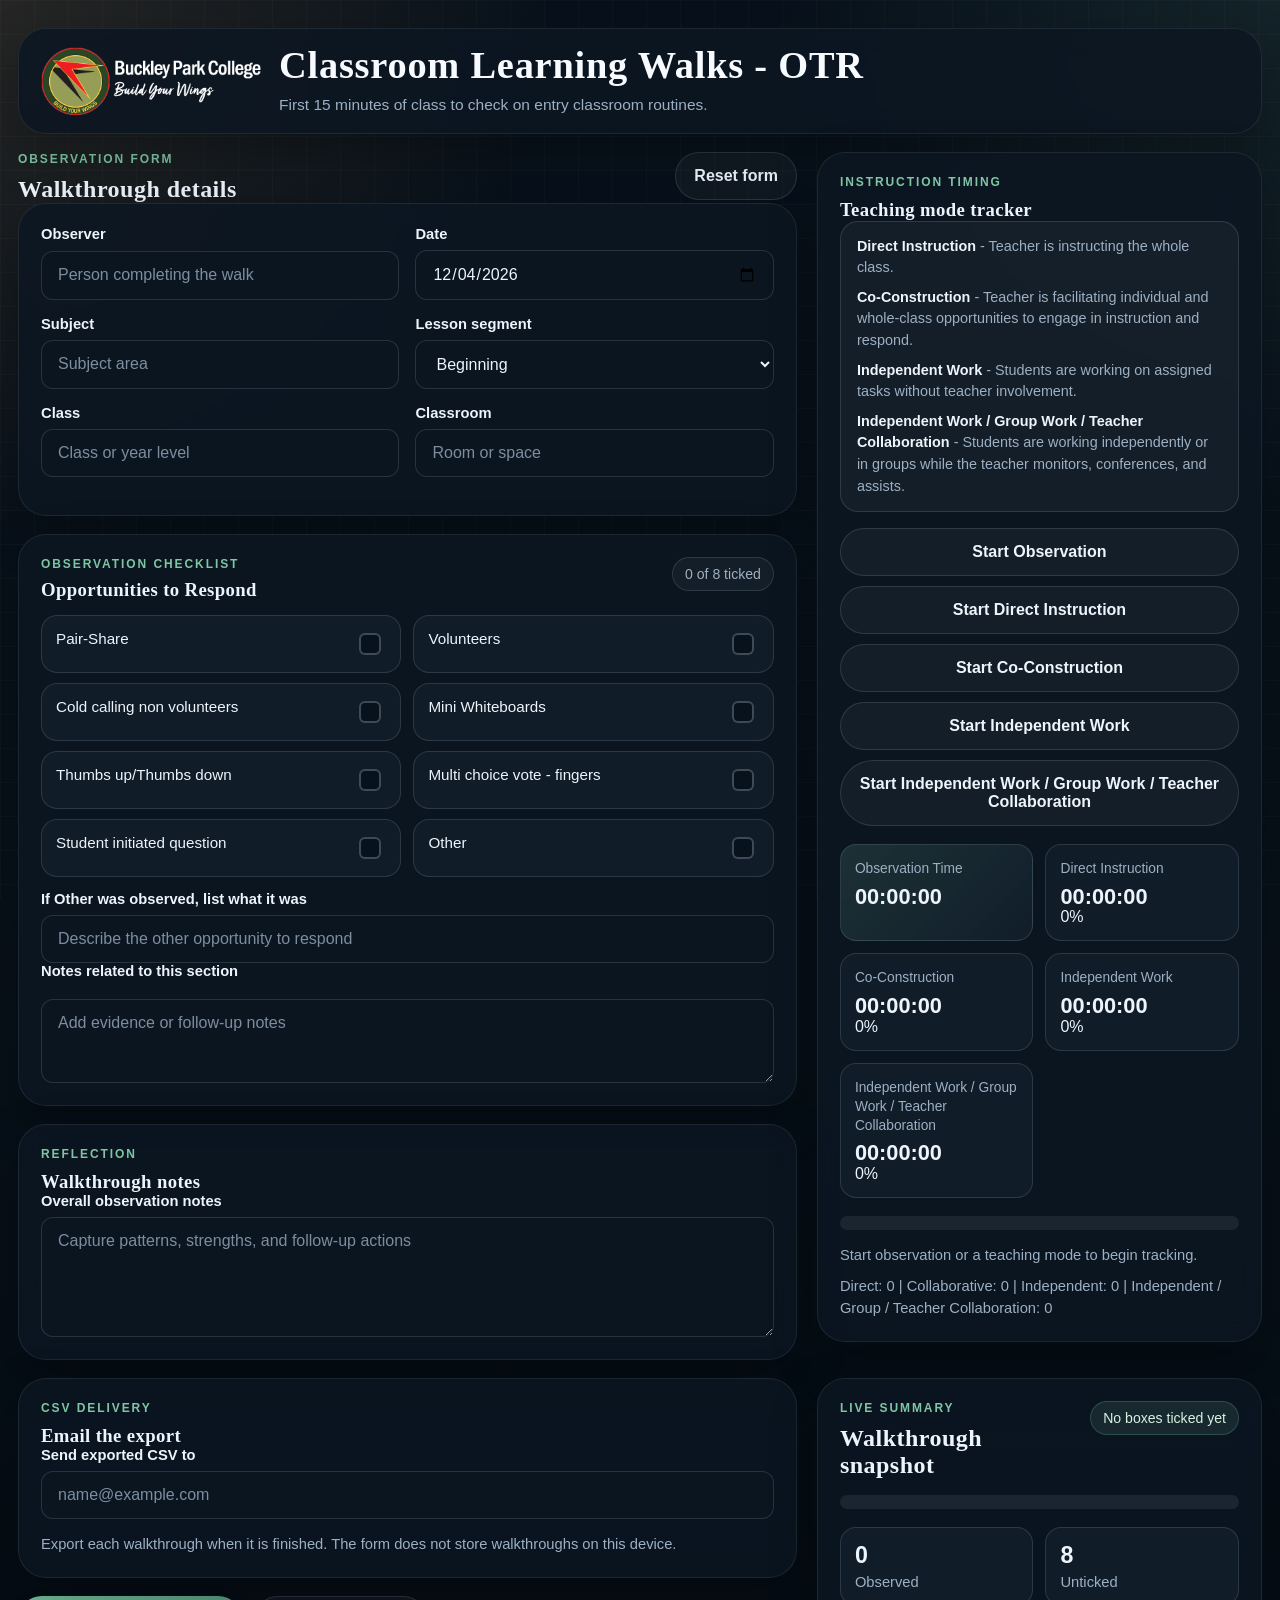
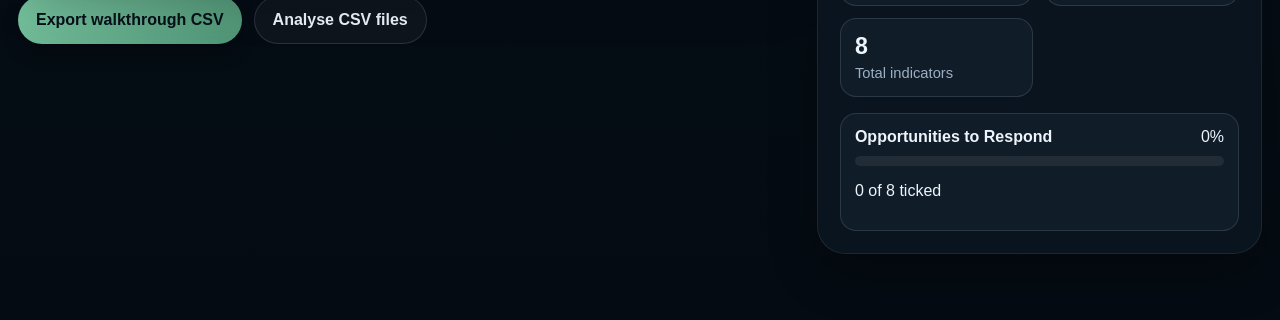
<file: index.html>
<!DOCTYPE html>
<html lang="en">
<head>
  <meta charset="UTF-8">
  <meta name="viewport" content="width=device-width, initial-scale=1.0">
  <title>Classroom Learning Walks - OTR</title>
  <link rel="stylesheet" href="styles.css">
</head>
<body>
  <div class="page-shell">
    <header class="hero">
      <div class="hero__brand">
        <img class="hero__logo" src="BPC-logo-WordMarkWHITEcond.png" alt="BPC logo">
        <div class="hero__content">
          <h1>Classroom Learning Walks - OTR</h1>
          <p class="hero__focus">
            First 15 minutes of class to check on entry classroom routines.
          </p>
        </div>
      </div>
    </header>

    <main class="layout">
      <section class="form-panel">
        <div class="panel-heading">
          <div>
            <p class="section-kicker">Observation form</p>
            <h2>Walkthrough details</h2>
          </div>
          <button id="reset-form" class="button button--ghost" type="button">Reset form</button>
        </div>

        <form id="walk-form" class="walk-form">
          <section class="card">
            <div class="field-grid field-grid--meta">
              <label class="field">
                <span>Observer</span>
                <input id="observer" name="observer" type="text" placeholder="Person completing the walk">
              </label>
              <label class="field">
                <span>Date</span>
                <input id="date" name="date" type="date">
              </label>
              <label class="field">
                <span>Subject</span>
                <input id="subject" name="subject" type="text" placeholder="Subject area">
              </label>
              <label class="field">
                <span>Lesson segment</span>
                <select id="lesson-segment" name="lessonSegment">
                  <option value="Beginning">Beginning</option>
                  <option value="Middle">Middle</option>
                  <option value="End">End</option>
                </select>
              </label>
              <label class="field">
                <span>Class</span>
                <input id="class-name" name="className" type="text" placeholder="Class or year level">
              </label>
              <label class="field">
                <span>Classroom</span>
                <input id="classroom" name="classroom" type="text" placeholder="Room or space">
              </label>
            </div>
          </section>

          <section class="card" id="practice-sections"></section>

          <section class="card card--notes">
            <div class="section-title">
              <div>
                <p class="section-kicker">Reflection</p>
                <h3>Walkthrough notes</h3>
              </div>
            </div>
            <label class="field field--stacked">
              <span>Overall observation notes</span>
              <textarea
                id="overall-notes"
                name="overallNotes"
                rows="5"
                placeholder="Capture patterns, strengths, and follow-up actions"
              ></textarea>
            </label>
          </section>

          <section class="card card--notes">
            <div class="section-title">
              <div>
                <p class="section-kicker">CSV delivery</p>
                <h3>Email the export</h3>
              </div>
            </div>
            <label class="field field--stacked">
              <span>Send exported CSV to</span>
              <input
                id="export-email"
                name="exportEmail"
                type="email"
                placeholder="name@example.com"
                autocomplete="email"
              >
            </label>
            <p id="export-status" class="export-status" aria-live="polite">
              Export each walkthrough when it is finished. The form does not store walkthroughs on this device.
            </p>
          </section>

          <div class="actions">
            <button class="button" id="export-history" type="submit">Export walkthrough CSV</button>
            <a class="button button--ghost" href="analysis.html">Analyse CSV files</a>
          </div>
        </form>
      </section>

      <aside class="summary-panel">
        <section class="card card--timing">
          <div class="section-title">
            <div>
              <p class="section-kicker">Instruction Timing</p>
              <h3>Teaching mode tracker</h3>
            </div>
          </div>

          <div class="mode-definitions" aria-label="Teaching mode definitions">
            <p><strong>Direct Instruction</strong> - Teacher is instructing the whole class.</p>
            <p><strong>Co-Construction</strong> - Teacher is facilitating individual and whole-class opportunities to engage in instruction and respond.</p>
            <p><strong>Independent Work</strong> - Students are working on assigned tasks without teacher involvement.</p>
            <p><strong>Independent Work / Group Work / Teacher Collaboration</strong> - Students are working independently or in groups while the teacher monitors, conferences, and assists.</p>
          </div>

          <div class="timing-actions">
            <button id="observationToggle" class="button button--ghost button--timing button--observation" type="button">Start Observation</button>
            <button id="directInstructionToggle" class="button button--ghost button--timing button--direct" type="button">Start Direct Instruction</button>
            <button id="collaborativeInstructionToggle" class="button button--ghost button--timing button--collaborative" type="button">Start Co-Construction</button>
            <button id="independentWorkToggle" class="button button--ghost button--timing button--independent" type="button">Start Independent Work</button>
            <button id="collaborationToggle" class="button button--ghost button--timing button--collaboration" type="button">Start Independent Work / Group Work / Teacher Collaboration</button>
          </div>

          <div class="timing-metrics">
            <article class="timing-card timing-card--highlight">
              <p>Observation Time</p>
              <strong id="observationTime">00:00:00</strong>
            </article>
            <article class="timing-card">
              <p>Direct Instruction</p>
              <strong id="directInstructionTime">00:00:00</strong>
              <span id="directInstructionShare" class="metric-detail">0%</span>
            </article>
            <article class="timing-card">
              <p>Co-Construction</p>
              <strong id="collaborativeInstructionTime">00:00:00</strong>
              <span id="collaborativeInstructionShare" class="metric-detail">0%</span>
            </article>
            <article class="timing-card">
              <p>Independent Work</p>
              <strong id="independentWorkTime">00:00:00</strong>
              <span id="independentWorkShare" class="metric-detail">0%</span>
            </article>
            <article class="timing-card">
              <p>Independent Work / Group Work / Teacher Collaboration</p>
              <strong id="collaborationTime">00:00:00</strong>
              <span id="collaborationShare" class="metric-detail">0%</span>
            </article>
          </div>

          <div class="timing-progress-track" aria-hidden="true">
            <span id="instructionProgress" class="timing-progress timing-progress--direct"></span>
            <span id="collaborativeInstructionProgress" class="timing-progress timing-progress--collaborative"></span>
            <span id="independentProgress" class="timing-progress timing-progress--independent"></span>
            <span id="collaborationProgress" class="timing-progress timing-progress--collaboration"></span>
          </div>

          <div class="timing-meta">
            <p id="instruction-status" class="timing-copy">All teaching modes are currently paused.</p>
            <p id="segment-count" class="timing-copy">Direct: 0 | Collaborative: 0 | Independent: 0 | Independent / Group / Teacher Collaboration: 0</p>
          </div>
        </section>

        <section class="card summary-card">
          <div class="section-title">
            <div>
              <p class="section-kicker">Live summary</p>
              <h2>Walkthrough snapshot</h2>
            </div>
            <span id="completion-badge" class="badge">Ready to track</span>
          </div>
          <div class="progress-track" aria-hidden="true">
            <div id="progress-fill" class="progress-fill"></div>
          </div>
          <div id="stats-grid" class="stats-grid"></div>
          <div id="section-summary" class="section-summary"></div>
        </section>

      </aside>
    </main>
  </div>

  <template id="practice-template">
    <article class="practice-block">
      <div class="section-title">
        <div>
          <p class="section-kicker section-kicker--small">Observation checklist</p>
          <h3 class="practice-title"></h3>
        </div>
        <span class="badge badge--muted practice-score"></span>
      </div>
      <div class="practice-items"></div>
      <div class="practice-extra"></div>
      <label class="field field--stacked">
        <span>Notes related to this section</span>
        <textarea class="practice-notes" rows="3" placeholder="Add evidence or follow-up notes"></textarea>
      </label>
    </article>
  </template>

  <script src="app.js"></script>
</body>
</html>
</file>
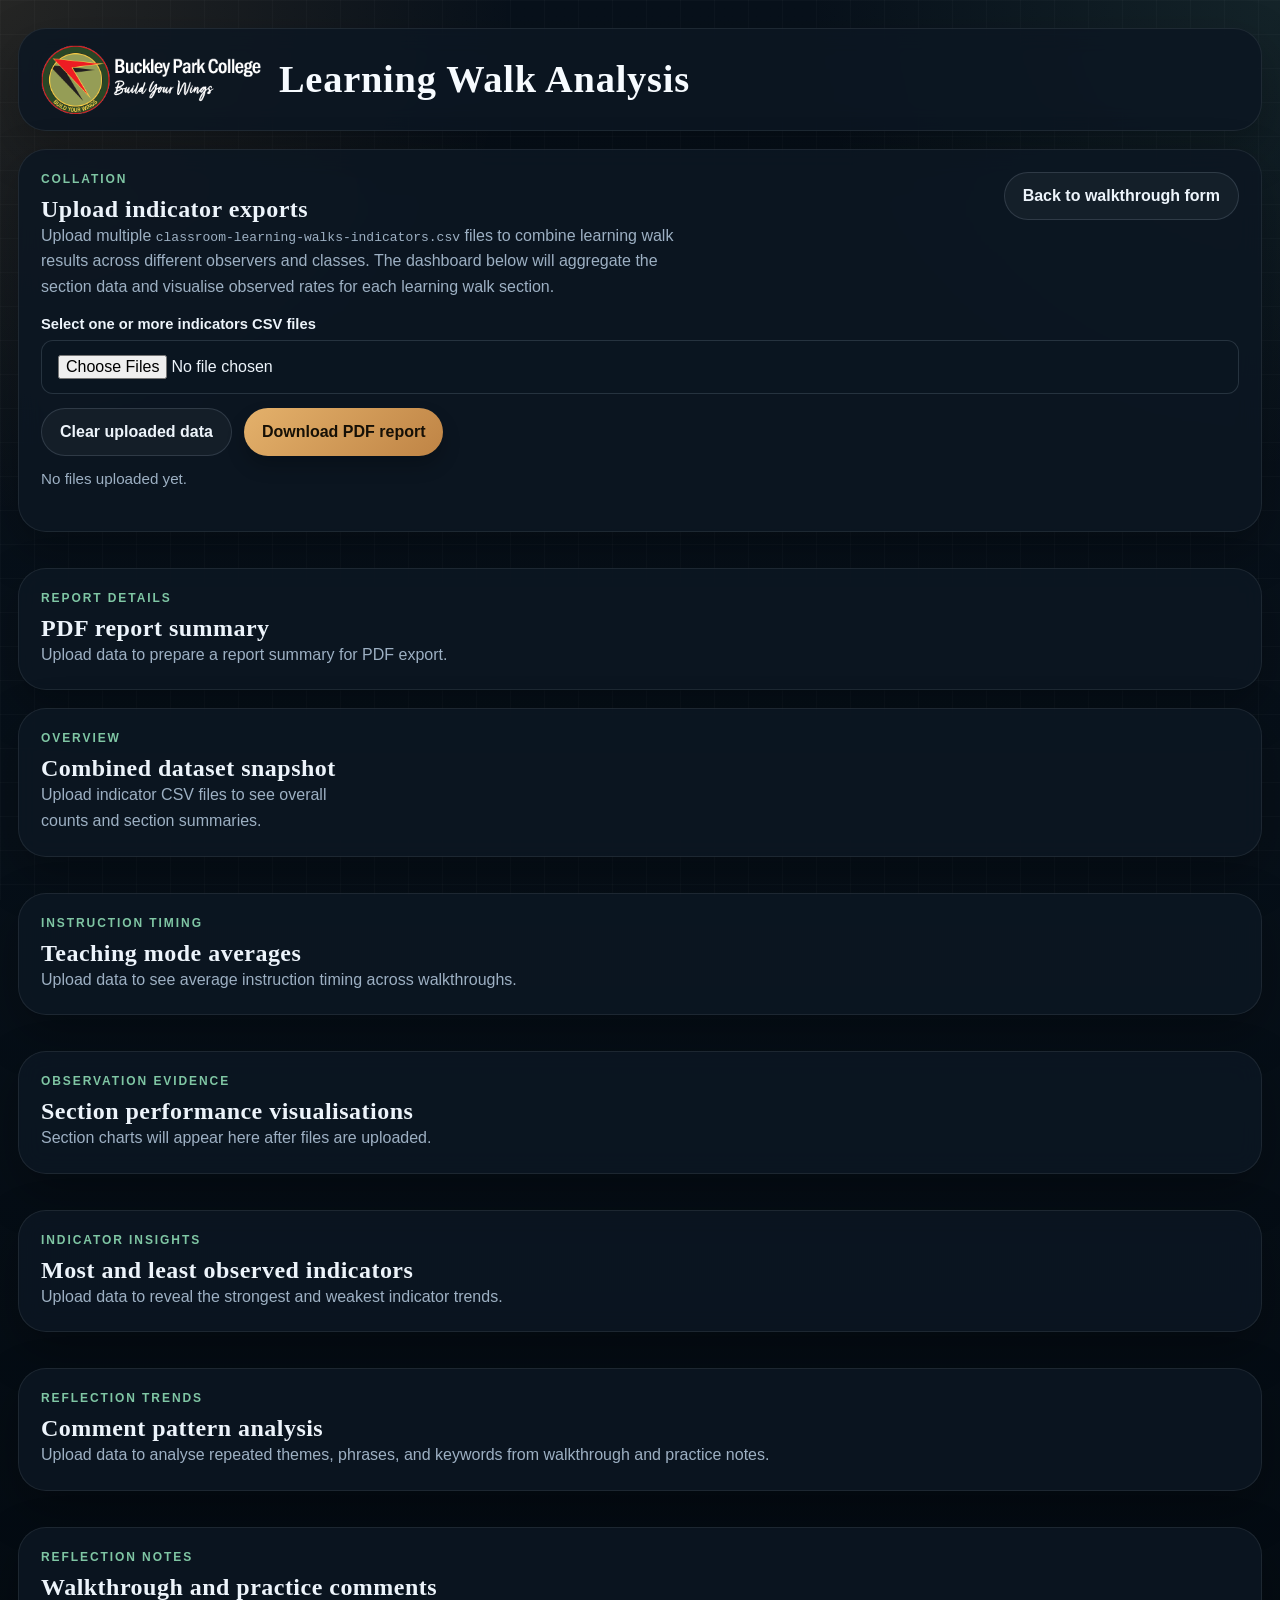
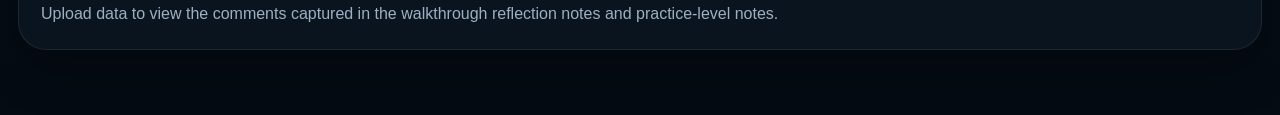
<file: analysis.html>
<!DOCTYPE html>
<html lang="en">
<head>
  <meta charset="UTF-8">
  <meta name="viewport" content="width=device-width, initial-scale=1.0">
  <title>Learning Walk Analysis</title>
  <link rel="stylesheet" href="styles.css">
</head>
<body>
  <div class="page-shell page-shell--analysis">
    <header class="hero">
      <div class="hero__brand">
        <img class="hero__logo" src="BPC-logo-WordMarkWHITEcond.png" alt="BPC logo">
        <h1>Learning Walk Analysis</h1>
      </div>
    </header>

    <main class="analysis-layout">
      <section class="card">
        <div class="panel-heading">
          <div>
            <p class="section-kicker">Collation</p>
            <h2>Upload indicator exports</h2>
          </div>
          <a class="button button--ghost" href="index.html">Back to walkthrough form</a>
        </div>
        <p class="analysis-intro">
          Upload multiple <code>classroom-learning-walks-indicators.csv</code> files to combine learning
          walk results across different observers and classes. The dashboard below will aggregate the
          section data and visualise observed rates for each learning walk section.
        </p>
        <label class="field field--stacked">
          <span>Select one or more indicators CSV files</span>
          <input id="csv-files" type="file" accept=".csv,text/csv" multiple>
        </label>
        <div class="actions actions--compact">
          <button id="clear-analysis" class="button button--ghost" type="button">Clear uploaded data</button>
          <button id="download-pdf" class="button button--secondary" type="button">Download PDF report</button>
        </div>
        <p id="upload-status" class="analysis-status">No files uploaded yet.</p>
        <ul id="uploaded-files" class="uploaded-files" aria-label="Selected CSV files" hidden></ul>
      </section>

      <section class="card report-meta-card">
        <div class="section-title">
          <div>
            <p class="section-kicker">Report details</p>
            <h2>PDF report summary</h2>
          </div>
        </div>
        <div id="report-meta" class="report-meta">
          <p class="empty-state">Upload data to prepare a report summary for PDF export.</p>
        </div>
      </section>

      <section class="card">
        <div class="section-title">
          <div>
            <p class="section-kicker">Overview</p>
            <h2>Combined dataset snapshot</h2>
          </div>
        </div>
        <div id="analysis-stats" class="analysis-stats">
          <p class="empty-state">Upload indicator CSV files to see overall counts and section summaries.</p>
        </div>
      </section>

      <section class="card">
        <div class="section-title">
          <div>
            <p class="section-kicker">Instruction Timing</p>
            <h2>Teaching mode averages</h2>
          </div>
        </div>
        <div id="timing-visuals" class="timing-visuals">
          <p class="empty-state">Upload data to see average instruction timing across walkthroughs.</p>
        </div>
      </section>

      <section class="card">
        <div class="section-title">
          <div>
            <p class="section-kicker">Observation evidence</p>
            <h2>Section performance visualisations</h2>
          </div>
        </div>
        <div id="section-visuals" class="section-visuals">
          <p class="empty-state">Section charts will appear here after files are uploaded.</p>
        </div>
      </section>

      <section class="card">
        <div class="section-title">
          <div>
            <p class="section-kicker">Indicator insights</p>
            <h2>Most and least observed indicators</h2>
          </div>
        </div>
        <div id="indicator-insights" class="indicator-insights">
          <p class="empty-state">Upload data to reveal the strongest and weakest indicator trends.</p>
        </div>
      </section>

      <section class="card">
        <div class="section-title">
          <div>
            <p class="section-kicker">Reflection trends</p>
            <h2>Comment pattern analysis</h2>
          </div>
        </div>
        <div id="comment-trends" class="comment-trends">
          <p class="empty-state">Upload data to analyse repeated themes, phrases, and keywords from walkthrough and practice notes.</p>
        </div>
      </section>

      <section class="card">
        <div class="section-title">
          <div>
            <p class="section-kicker">Reflection notes</p>
            <h2>Walkthrough and practice comments</h2>
          </div>
        </div>
        <div id="reflection-comments" class="reflection-comments">
          <p class="empty-state">Upload data to view the comments captured in the walkthrough reflection notes and practice-level notes.</p>
        </div>
      </section>
    </main>
  </div>

  <script src="analysis.js"></script>
</body>
</html>
</file>
<file: styles.css>
:root {
  --bg: #071019;
  --bg-soft: #0b1521;
  --panel: rgba(12, 23, 34, 0.86);
  --panel-strong: rgba(16, 29, 42, 0.96);
  --panel-soft: rgba(18, 31, 44, 0.78);
  --field-bg: rgba(11, 22, 33, 0.92);
  --text: #edf4fb;
  --muted: #9db0c3;
  --line: rgba(186, 204, 223, 0.16);
  --accent: #7fc6a4;
  --accent-2: #d8a45f;
  --accent-3: #5f7f99;
  --good: #8fddb1;
  --partial: #f1c06c;
  --miss: #ef8d82;
  --na: #9ca8bb;
  --shadow: 0 18px 48px rgba(0, 0, 0, 0.28);
  --radius-lg: 28px;
  --radius-md: 18px;
  --radius-sm: 12px;
}

* {
  box-sizing: border-box;
}

html {
  scroll-behavior: smooth;
}

body {
  margin: 0;
  font-family: "Trebuchet MS", "Segoe UI", sans-serif;
  color: var(--text);
  background:
    radial-gradient(circle at top left, rgba(216, 164, 95, 0.14), transparent 24%),
    radial-gradient(circle at top right, rgba(127, 198, 164, 0.1), transparent 22%),
    linear-gradient(180deg, #08111b 0%, var(--bg) 48%, #040b12 100%);
  min-height: 100vh;
}

body::before {
  content: "";
  position: fixed;
  inset: 0;
  background-image:
    linear-gradient(rgba(255, 255, 255, 0.05) 1px, transparent 1px),
    linear-gradient(90deg, rgba(255, 255, 255, 0.05) 1px, transparent 1px);
  background-size: 34px 34px;
  pointer-events: none;
  opacity: 0.5;
}

.page-shell {
  position: relative;
  z-index: 1;
  max-width: 1400px;
  margin: 0 auto;
  padding: 28px 18px 48px;
}

.hero {
  margin-bottom: 18px;
}

.hero__brand,
.card {
  background: var(--panel);
  backdrop-filter: blur(12px);
  border: 1px solid rgba(255, 255, 255, 0.08);
  box-shadow: var(--shadow);
}

.hero__brand {
  display: flex;
  align-items: center;
  gap: 18px;
  border-radius: var(--radius-lg);
  padding: 16px 22px;
}

.hero__content {
  display: grid;
  gap: 8px;
}

.hero__logo {
  display: block;
  width: clamp(140px, 18vw, 220px);
  height: auto;
}

.hero h1,
.panel-heading h2,
.section-title h2,
.section-title h3 {
  margin: 0;
  font-family: Georgia, "Times New Roman", serif;
  letter-spacing: 0.02em;
}

.hero h1 {
  font-size: clamp(1.5rem, 3vw, 2.4rem);
  line-height: 1.05;
  max-width: none;
  color: #f7fbff;
}

.hero__focus {
  margin: 0;
  max-width: 70ch;
  color: var(--muted);
  font-size: 0.97rem;
  line-height: 1.5;
}

.section-kicker {
  margin: 0 0 10px;
  text-transform: uppercase;
  letter-spacing: 0.16em;
  font-size: 0.75rem;
  color: var(--accent);
  font-weight: 700;
}

.badge {
  display: inline-flex;
  align-items: center;
  border-radius: 999px;
  padding: 8px 12px;
  font-size: 0.88rem;
}

.layout {
  display: grid;
  grid-template-columns: minmax(0, 1.4fr) minmax(300px, 0.8fr);
  gap: 20px;
  align-items: start;
}

.panel-heading,
.section-title {
  display: flex;
  justify-content: space-between;
  gap: 12px;
  align-items: start;
}

.form-panel,
.summary-panel {
  min-width: 0;
}

.form-split-row {
  display: grid;
  grid-template-columns: minmax(0, 1fr) minmax(320px, 0.95fr);
  gap: 18px;
  align-items: start;
}

.form-split-row > .card {
  margin-bottom: 0;
}

.summary-panel {
  display: grid;
  gap: 18px;
  position: sticky;
  top: 18px;
}

.card {
  border-radius: var(--radius-lg);
  padding: 22px;
  margin-bottom: 18px;
  background: var(--panel);
}

.walk-form .card:last-of-type {
  margin-bottom: 0;
}

.field-grid {
  display: grid;
  gap: 16px;
}

.field-grid--meta {
  grid-template-columns: repeat(2, minmax(0, 1fr));
  margin-bottom: 16px;
}

.field {
  display: grid;
  gap: 8px;
}

.field span {
  font-size: 0.92rem;
  font-weight: 700;
}

input,
select,
textarea {
  width: 100%;
  border: 1px solid var(--line);
  border-radius: var(--radius-sm);
  padding: 14px 16px;
  font: inherit;
  color: var(--text);
  background: var(--field-bg);
  transition: border-color 160ms ease, box-shadow 160ms ease, transform 160ms ease;
}

input::placeholder,
textarea::placeholder {
  color: rgba(157, 176, 195, 0.78);
}

input:focus,
select:focus,
textarea:focus {
  outline: none;
  border-color: rgba(127, 198, 164, 0.55);
  box-shadow: 0 0 0 4px rgba(127, 198, 164, 0.12);
  transform: translateY(-1px);
}

textarea {
  resize: vertical;
}

.practice-block + .practice-block {
  margin-top: 20px;
  padding-top: 18px;
  border-top: 1px solid var(--line);
}

.section-kicker--small {
  margin-bottom: 8px;
}

.practice-items {
  display: grid;
  grid-template-columns: repeat(2, minmax(0, 1fr));
  gap: 10px 12px;
  margin-top: 14px;
}

.practice-item {
  display: grid;
  grid-template-columns: minmax(0, 1fr) auto;
  gap: 12px;
  align-items: start;
  border: 1px solid var(--line);
  border-radius: 16px;
  padding: 12px 14px;
  background: var(--panel-soft);
}

.practice-item__prompt {
  margin: 0;
  line-height: 1.4;
  font-size: 0.95rem;
}

.checkbox-row {
  display: flex;
  justify-content: center;
  align-self: start;
}

.tick-box {
  position: relative;
  display: inline-flex;
  align-items: center;
  justify-content: center;
  width: 32px;
  height: 32px;
  cursor: pointer;
}

.tick-box input {
  position: absolute;
  inset: 0;
  margin: 0;
  opacity: 0;
  cursor: pointer;
}

.tick-box__box {
  position: relative;
  width: 22px;
  height: 22px;
  border: 2px solid rgba(186, 204, 223, 0.3);
  border-radius: 6px;
  background: rgba(8, 18, 29, 0.92);
  transition: transform 140ms ease, border-color 140ms ease, box-shadow 140ms ease, background 140ms ease;
}

.tick-box input:hover + .tick-box__box,
.tick-box input:focus-visible + .tick-box__box {
  border-color: rgba(127, 198, 164, 0.58);
  box-shadow: 0 0 0 4px rgba(127, 198, 164, 0.12);
}

.tick-box input:checked + .tick-box__box {
  transform: translateY(-1px);
  border-color: rgba(143, 221, 177, 0.75);
  background: linear-gradient(180deg, rgba(143, 221, 177, 0.18), rgba(127, 198, 164, 0.3));
  box-shadow: 0 10px 20px rgba(0, 0, 0, 0.22);
}

.tick-box input:checked + .tick-box__box::after {
  content: "";
  position: absolute;
  left: 6px;
  top: 2px;
  width: 6px;
  height: 11px;
  border: solid var(--good);
  border-width: 0 3px 3px 0;
  transform: rotate(45deg);
}

.practice-notes {
  margin-top: 12px;
}

.practice-extra {
  margin-top: 14px;
}

.card--timing {
  overflow: hidden;
}

.mode-definitions {
  display: grid;
  gap: 8px;
  padding: 14px 16px;
  border-radius: var(--radius-md);
  background: rgba(255, 255, 255, 0.04);
  border: 1px solid var(--line);
}

.mode-definitions p {
  margin: 0;
  color: var(--muted);
  font-size: 0.9rem;
  line-height: 1.5;
}

.mode-definitions strong {
  color: var(--text);
}

.timing-actions {
  display: grid;
  grid-template-columns: repeat(auto-fit, minmax(220px, 1fr));
  gap: 10px;
  margin-top: 16px;
}

.button--timing {
  width: 100%;
  padding: 12px 14px;
  border-radius: 16px;
  box-shadow: none;
}

.button--timing.running {
  color: #071019;
}

.button--timing.button--ghost.running {
  border-color: transparent;
}

.button--observation.running {
  background: linear-gradient(135deg, #e4b16b, #bf8445);
  color: #161006;
}

.button--direct.running {
  background: linear-gradient(135deg, #8fddb1, #58b77e);
}

.button--collaborative.running {
  background: linear-gradient(135deg, #7ce4d6, #33bea7);
}

.button--independent.running {
  background: linear-gradient(135deg, #73d5f8, #34a7d4);
}

.button--collaboration.running {
  background: linear-gradient(135deg, #f4c675, #d99238);
}

.timing-metrics {
  display: grid;
  grid-template-columns: repeat(auto-fit, minmax(170px, 1fr));
  gap: 12px;
  margin-top: 18px;
}

.timing-card {
  padding: 14px;
  border: 1px solid var(--line);
  border-radius: 16px;
  background: var(--panel-soft);
}

.timing-card--highlight {
  background: linear-gradient(135deg, rgba(127, 198, 164, 0.16), rgba(18, 31, 44, 0.92));
}

.timing-card p,
.timing-copy {
  margin: 0;
}

.timing-card p {
  color: var(--muted);
  font-size: 0.86rem;
  line-height: 1.4;
}

.timing-card strong {
  display: block;
  margin-top: 6px;
  font-size: clamp(1.15rem, 1.7vw, 1.55rem);
  line-height: 1.1;
}

.timing-progress-track {
  position: relative;
  margin-top: 18px;
  height: 14px;
  border-radius: 999px;
  background: rgba(255, 255, 255, 0.07);
  overflow: hidden;
}

.timing-progress {
  position: absolute;
  top: 0;
  bottom: 0;
  width: 0;
  transition: width 180ms ease, left 180ms ease;
}

.timing-progress--direct {
  left: 0;
  background: linear-gradient(90deg, #8fddb1, #58b77e);
}

.timing-progress--collaborative {
  background: linear-gradient(90deg, #7ce4d6, #33bea7);
}

.timing-progress--independent {
  background: linear-gradient(90deg, #73d5f8, #34a7d4);
}

.timing-progress--collaboration {
  background: linear-gradient(90deg, #f4c675, #d99238);
}

.timing-meta {
  display: grid;
  gap: 8px;
  margin-top: 14px;
}

.timing-copy {
  color: var(--muted);
  font-size: 0.92rem;
  line-height: 1.5;
}

.export-status {
  margin: 14px 0 0;
  color: var(--muted);
  font-size: 0.92rem;
  line-height: 1.5;
}

.export-status[data-tone="success"] {
  color: var(--good);
}

.export-status[data-tone="error"] {
  color: var(--miss);
}

.sr-only {
  position: absolute;
  width: 1px;
  height: 1px;
  padding: 0;
  margin: -1px;
  overflow: hidden;
  clip: rect(0, 0, 0, 0);
  white-space: nowrap;
  border: 0;
}

.actions {
  display: flex;
  flex-wrap: wrap;
  gap: 12px;
  margin-top: 18px;
}

.button {
  display: inline-flex;
  align-items: center;
  justify-content: center;
  border: none;
  border-radius: 999px;
  padding: 14px 18px;
  font: inherit;
  font-weight: 700;
  cursor: pointer;
  background: linear-gradient(135deg, #76c29e, #4f9375);
  color: #071019;
  box-shadow: 0 10px 18px rgba(0, 0, 0, 0.24);
  text-decoration: none;
  transition: transform 160ms ease, box-shadow 160ms ease, opacity 160ms ease;
}

.button:hover,
.button:focus-visible {
  transform: translateY(-1px);
  box-shadow: 0 14px 22px rgba(0, 0, 0, 0.28);
}

.button--secondary {
  background: linear-gradient(135deg, #e4b16b, #bf8445);
  color: #161006;
}

.button--ghost {
  background: rgba(255, 255, 255, 0.04);
  color: var(--text);
  box-shadow: none;
  border: 1px solid var(--line);
}

.badge {
  background: rgba(127, 198, 164, 0.12);
  color: #d8f0e2;
  border: 1px solid rgba(127, 198, 164, 0.22);
  white-space: nowrap;
}

.badge--muted {
  background: rgba(255, 255, 255, 0.04);
  color: var(--muted);
  border-color: var(--line);
}

.progress-track {
  margin: 16px 0 18px;
  height: 14px;
  border-radius: 999px;
  background: rgba(255, 255, 255, 0.07);
  overflow: hidden;
}

.progress-fill {
  height: 100%;
  width: 0;
  border-radius: inherit;
  background: linear-gradient(90deg, var(--accent-2), var(--accent));
  transition: width 200ms ease;
}

.stats-grid {
  display: grid;
  grid-template-columns: repeat(2, minmax(0, 1fr));
  gap: 12px;
}

.stat {
  padding: 14px;
  border: 1px solid var(--line);
  border-radius: 16px;
  background: var(--panel-soft);
}

.stat strong {
  display: block;
  font-size: 1.45rem;
  margin-bottom: 4px;
}

.stat span {
  color: var(--muted);
  font-size: 0.92rem;
}

.section-summary {
  display: grid;
  gap: 12px;
  margin-top: 16px;
}

.section-summary__item {
  border: 1px solid var(--line);
  border-radius: 16px;
  padding: 14px;
  background: var(--panel-soft);
}

.section-summary__item header {
  display: flex;
  justify-content: space-between;
  gap: 8px;
  align-items: center;
  margin-bottom: 10px;
}

.section-summary__meter {
  height: 10px;
  border-radius: 999px;
  background: rgba(255, 255, 255, 0.07);
  overflow: hidden;
}

.section-summary__meter span {
  display: block;
  height: 100%;
  border-radius: inherit;
  background: linear-gradient(90deg, rgba(201, 125, 45, 0.9), rgba(33, 75, 63, 0.95));
}

.history-list {
  display: grid;
  gap: 12px;
}

.history-overview {
  display: grid;
  gap: 12px;
  margin-bottom: 14px;
}

.history-overview .stat strong {
  font-size: 1.25rem;
}

.history-item {
  border: 1px solid var(--line);
  border-radius: 16px;
  padding: 14px;
  background: var(--panel-soft);
}

.history-item h4,
.history-item p {
  margin: 0;
}

.history-item h4 {
  font-size: 1rem;
  margin-bottom: 8px;
}

.history-meta {
  color: var(--muted);
  font-size: 0.92rem;
  line-height: 1.5;
}

.history-actions {
  display: flex;
  gap: 8px;
  margin-top: 12px;
}

.history-button {
  border: 1px solid var(--line);
  background: rgba(255, 255, 255, 0.04);
  border-radius: 999px;
  padding: 8px 12px;
  font: inherit;
  color: var(--text);
  cursor: pointer;
}

.history-button:hover,
.history-button:focus-visible {
  border-color: rgba(127, 198, 164, 0.35);
  background: rgba(127, 198, 164, 0.08);
}

.empty-state {
  margin: 0;
  color: var(--muted);
  line-height: 1.6;
}

.page-shell--analysis {
  max-width: 1500px;
}

.analysis-layout {
  display: grid;
  gap: 18px;
}

.analysis-intro {
  margin: 0 0 16px;
  color: var(--muted);
  line-height: 1.6;
  max-width: 72ch;
}

.analysis-status {
  min-height: 24px;
  margin-top: 14px;
  color: var(--muted);
  font-size: 0.95rem;
}

.report-meta-card {
  margin-bottom: 0;
}

.report-meta__grid {
  display: grid;
  grid-template-columns: repeat(4, minmax(0, 1fr));
  gap: 12px;
}

.actions--compact {
  margin-top: 14px;
}

.analysis-stats {
  display: grid;
  grid-template-columns: repeat(4, minmax(0, 1fr));
  gap: 12px;
}

.timing-visuals {
  display: grid;
  gap: 16px;
}

.timing-visuals__grid {
  display: grid;
  grid-template-columns: repeat(auto-fit, minmax(320px, 1fr));
  gap: 16px;
}

.timing-stats {
  margin-top: 14px;
  grid-template-columns: repeat(2, minmax(0, 1fr));
}

.timing-share-track {
  display: flex;
  height: 16px;
  margin: 16px 0 18px;
  border-radius: 999px;
  overflow: hidden;
  background: rgba(255, 255, 255, 0.08);
}

.timing-share-fill {
  height: 100%;
}

.timing-fill--direct {
  background: linear-gradient(90deg, #76c29e, #4f9375);
}

.timing-fill--collaborative {
  background: linear-gradient(90deg, #7ce4d6, #33bea7);
}

.timing-fill--independent {
  background: linear-gradient(90deg, #73d5f8, #34a7d4);
}

.timing-fill--collaboration {
  background: linear-gradient(90deg, #f4c675, #d99238);
}

.timing-mode-chart {
  margin-top: 4px;
}

.timing-mode-meta {
  margin: 2px 0 0;
  color: var(--muted);
  font-size: 0.9rem;
}

.section-visuals {
  display: grid;
  grid-template-columns: repeat(auto-fit, minmax(320px, 1fr));
  gap: 16px;
}

.section-analysis {
  border: 1px solid var(--line);
  border-radius: 20px;
  padding: 18px;
  background: var(--panel-soft);
}

.section-analysis__header {
  display: flex;
  justify-content: space-between;
  gap: 12px;
  align-items: start;
  margin-bottom: 14px;
}

.section-analysis__header h3,
.indicator-insight h3 {
  margin: 0;
  font-family: Georgia, "Times New Roman", serif;
}

.section-analysis__meta {
  color: var(--muted);
  font-size: 0.92rem;
}

.section-analysis__score {
  display: inline-flex;
  align-items: center;
  justify-content: center;
  min-width: 72px;
  padding: 10px 12px;
  border-radius: 14px;
  background: rgba(127, 198, 164, 0.12);
  border: 1px solid rgba(127, 198, 164, 0.22);
  color: #d8f0e2;
  font-weight: 700;
}

.comparison-bar {
  display: grid;
  grid-template-columns: minmax(0, 1fr) auto auto;
  gap: 10px;
  align-items: center;
  margin-bottom: 16px;
}

.comparison-bar__track {
  height: 14px;
  border-radius: 999px;
  overflow: hidden;
  background: rgba(255, 255, 255, 0.08);
}

.comparison-bar__fill {
  height: 100%;
  border-radius: inherit;
  background: linear-gradient(90deg, rgba(216, 164, 95, 0.95), rgba(127, 198, 164, 0.95));
}

.comparison-bar__value {
  font-weight: 700;
}

.comparison-bar__count {
  color: var(--muted);
  font-size: 0.9rem;
}

.indicator-chart {
  display: grid;
  gap: 10px;
}

.indicator-row {
  display: grid;
  gap: 8px;
}

.indicator-row__label {
  display: flex;
  justify-content: space-between;
  gap: 12px;
  align-items: baseline;
  font-size: 0.92rem;
}

.indicator-row__title {
  color: var(--text);
  line-height: 1.4;
}

.indicator-row__value {
  color: var(--accent-2);
  font-weight: 700;
  white-space: nowrap;
}

.indicator-row__track {
  height: 10px;
  border-radius: 999px;
  overflow: hidden;
  background: rgba(255, 255, 255, 0.07);
}

.indicator-row__fill {
  height: 100%;
  border-radius: inherit;
  background: linear-gradient(90deg, #76c29e, #e4b16b);
}

.indicator-insights {
  display: grid;
  grid-template-columns: repeat(auto-fit, minmax(320px, 1fr));
  gap: 16px;
}

.comment-trends__grid {
  display: grid;
  grid-template-columns: repeat(auto-fit, minmax(320px, 1fr));
  gap: 16px;
}

.indicator-insight {
  border: 1px solid var(--line);
  border-radius: 20px;
  padding: 18px;
  background: var(--panel-soft);
}

.insight-list {
  display: grid;
  gap: 10px;
  margin-top: 14px;
}

.insight-item {
  border: 1px solid var(--line);
  border-radius: 14px;
  padding: 12px;
  background: rgba(255, 255, 255, 0.03);
}

.insight-item strong,
.insight-item span {
  display: block;
}

.insight-item span {
  margin-top: 6px;
  color: var(--muted);
  font-size: 0.92rem;
}

.trend-chip-list {
  display: flex;
  flex-wrap: wrap;
  gap: 10px;
  margin-top: 14px;
}

.trend-chip {
  display: inline-flex;
  align-items: center;
  border-radius: 999px;
  padding: 8px 12px;
  background: rgba(127, 198, 164, 0.1);
  border: 1px solid rgba(127, 198, 164, 0.18);
  color: var(--text);
  font-size: 0.9rem;
}

.reflection-comments {
  display: grid;
  gap: 12px;
}

.comment-card {
  border: 1px solid var(--line);
  border-radius: 18px;
  padding: 16px;
  background: var(--panel-soft);
}

.comment-card__meta {
  margin: 0 0 10px;
  color: var(--muted);
  font-size: 0.92rem;
  line-height: 1.5;
}

.comment-card__body {
  margin: 0;
  color: var(--text);
  line-height: 1.6;
  white-space: pre-wrap;
}

@media print {
  :root {
    --bg: #ffffff;
    --panel: #ffffff;
    --panel-strong: #ffffff;
    --panel-soft: #f7f9fc;
    --field-bg: #ffffff;
    --text: #0f1720;
    --muted: #526170;
    --line: rgba(15, 23, 32, 0.16);
    --shadow: none;
  }

  html,
  body {
    background: #ffffff !important;
    color: var(--text);
    -webkit-print-color-adjust: exact;
    print-color-adjust: exact;
  }

  body::before {
    display: none;
  }

  .page-shell {
    max-width: none;
    padding: 0;
  }

  .hero {
    margin-bottom: 14px;
  }

  .hero__brand,
  .card,
  .section-analysis,
  .indicator-insight,
  .comment-card,
  .stat {
    box-shadow: none !important;
    break-inside: avoid;
    page-break-inside: avoid;
  }

  .actions,
  .button,
  .analysis-intro,
  .analysis-status,
  .field,
  #csv-files,
  #clear-analysis,
  #download-pdf {
    display: none !important;
  }

  .panel-heading {
    align-items: flex-start;
  }

  .report-meta__grid,
  .analysis-stats,
  .indicator-insights {
    grid-template-columns: repeat(2, minmax(0, 1fr));
  }

  .section-visuals {
    grid-template-columns: 1fr;
  }

  .comparison-bar__track,
  .indicator-row__track,
  .progress-track,
  .section-summary__meter {
    border: 1px solid rgba(15, 23, 32, 0.08);
  }
}

@media (max-width: 1080px) {
  .layout {
    grid-template-columns: 1fr;
  }

  .summary-panel {
    position: static;
  }
}

@media (max-width: 760px) {
  .page-shell {
    padding: 16px 12px 28px;
  }

  .hero__brand,
  .card {
    border-radius: 22px;
    padding: 18px;
  }

  .hero__brand {
    align-items: flex-start;
    flex-direction: column;
    gap: 12px;
  }

  .hero__logo {
    width: clamp(130px, 42vw, 190px);
  }

  .field-grid--meta,
  .stats-grid,
  .analysis-stats,
  .report-meta__grid {
    grid-template-columns: 1fr;
  }

  .practice-items {
    grid-template-columns: 1fr;
  }

  .practice-item {
    grid-template-columns: minmax(0, 1fr) auto;
  }

  .panel-heading,
  .section-title,
  .section-analysis__header,
  .section-summary__item header,
  .history-actions {
    align-items: stretch;
    flex-direction: column;
  }

  .actions {
    flex-direction: column;
  }

  .button,
  .history-button {
    width: 100%;
  }
}
</file>
